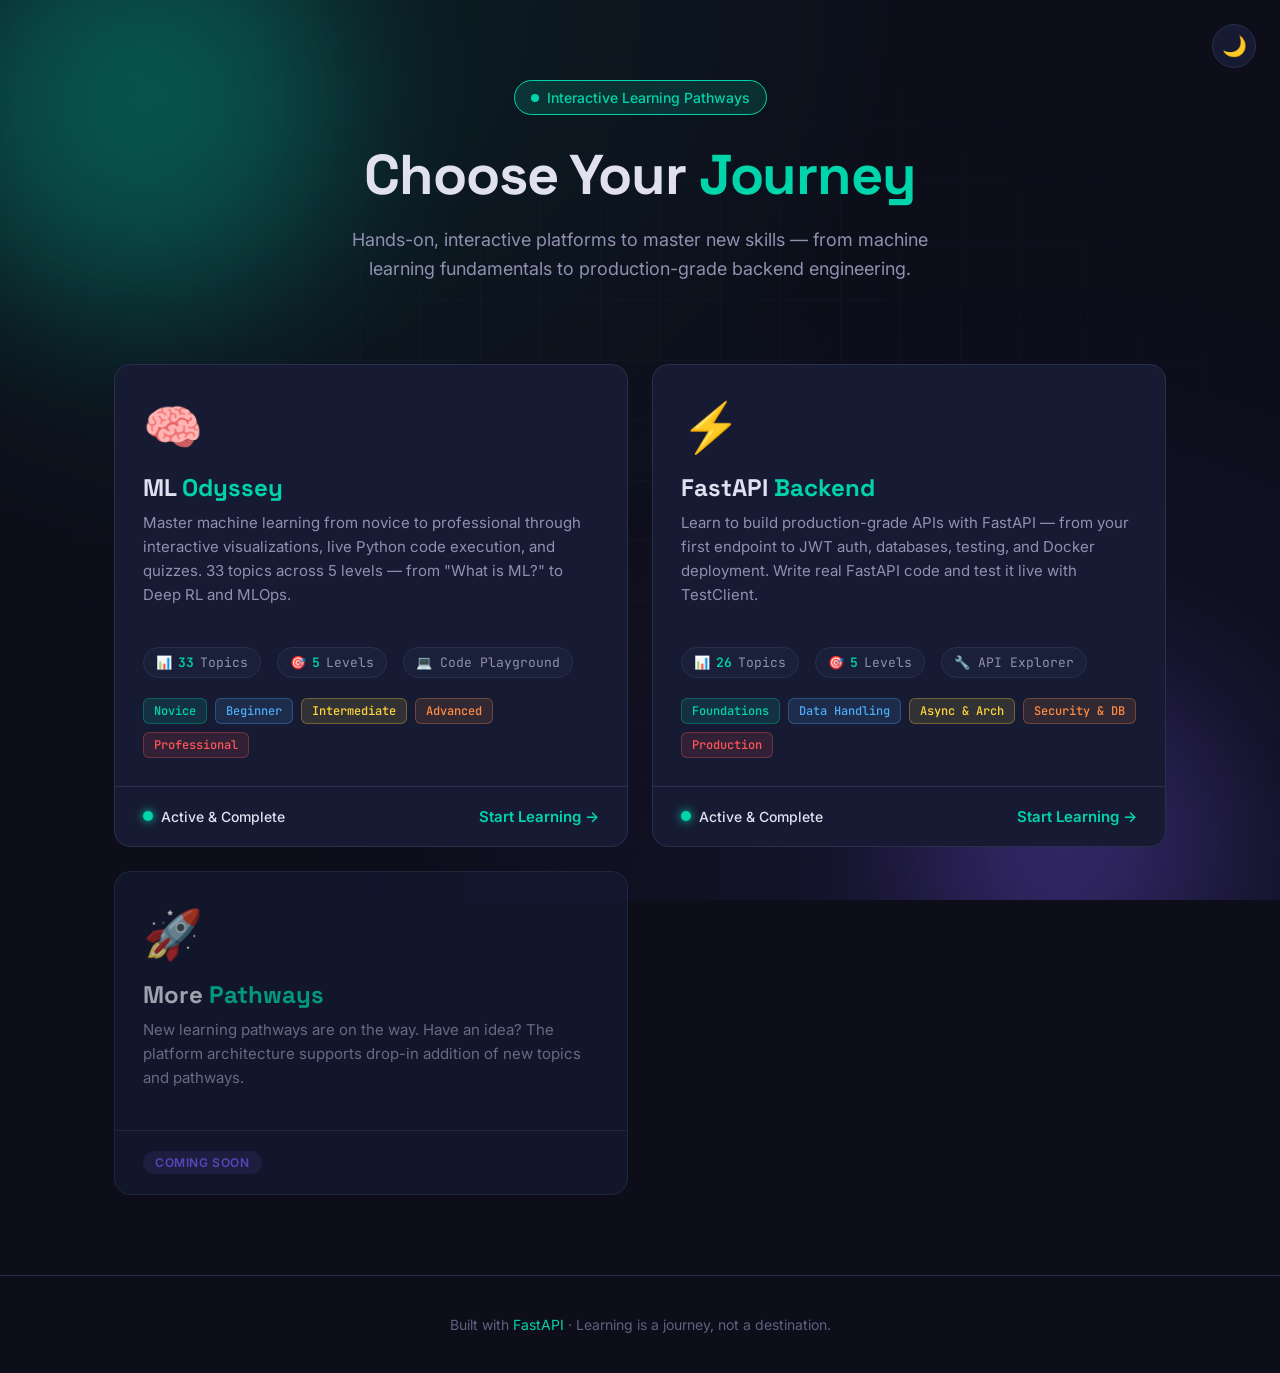
<file: index.html>
<!DOCTYPE html>
<html lang="en" data-theme="dark">
<head>
    <meta charset="UTF-8">
    <meta name="viewport" content="width=device-width, initial-scale=1.0">
    <meta name="description" content="Learning Pathways — Interactive platforms for mastering ML, FastAPI, and beyond.">
    <title>Learning Pathways — Choose Your Journey</title>
    <link rel="preconnect" href="https://fonts.googleapis.com">
    <link rel="preconnect" href="https://fonts.gstatic.com" crossorigin>
    <link href="https://fonts.googleapis.com/css2?family=Space+Grotesk:wght@400;500;600;700&family=Inter:wght@300;400;500;600;700&family=JetBrains+Mono:wght@400;500;600&display=swap" rel="stylesheet">
    <style>
        /* Design system (shared with ML Odyssey & FastAPI platforms) */
        :root, [data-theme="dark"] {
            --bg-base: #0d0e1a;
            --bg-surface: #161b33;
            --bg-surface-hover: #1e2540;
            --bg-elevated: #1a1f3a;
            --border-color: #2a2f4a;
            --border-light: #353b5e;
            --primary: #00d4aa;
            --primary-hover: #00f0c0;
            --primary-dim: rgba(0, 212, 170, 0.15);
            --secondary: #7c5cff;
            --secondary-hover: #9174ff;
            --secondary-dim: rgba(124, 92, 255, 0.15);
            --text-primary: #e0e0f0;
            --text-secondary: #9090b0;
            --text-muted: #606080;
            --font-body: 'Inter', -apple-system, BlinkMacSystemFont, sans-serif;
            --font-heading: 'Space Grotesk', sans-serif;
            --font-code: 'JetBrains Mono', monospace;
            --radius-card: 16px;
            --radius-button: 8px;
            --shadow-md: 0 8px 24px rgba(0, 0, 0, 0.4);
            --shadow-lg: 0 16px 48px rgba(0, 0, 0, 0.5);
        }

        [data-theme="light"] {
            --bg-base: #f8fafc;
            --bg-surface: #ffffff;
            --bg-surface-hover: #f1f5f9;
            --bg-elevated: #ffffff;
            --border-color: #e2e8f0;
            --border-light: #cbd5e1;
            --primary: #0284c7;
            --primary-hover: #0369a1;
            --primary-dim: rgba(2, 132, 199, 0.12);
            --secondary: #6366f1;
            --secondary-hover: #4f46e5;
            --secondary-dim: rgba(99, 102, 241, 0.12);
            --text-primary: #0f172a;
            --text-secondary: #475569;
            --text-muted: #94a3b8;
            --shadow-md: 0 8px 24px rgba(0, 0, 0, 0.08);
            --shadow-lg: 0 16px 48px rgba(0, 0, 0, 0.12);
        }

        * { margin: 0; padding: 0; box-sizing: border-box; }

        body {
            background: var(--bg-base);
            color: var(--text-primary);
            font-family: var(--font-body);
            min-height: 100vh;
            overflow-x: hidden;
        }

        /* Animated background */
        .bg-animation {
            position: fixed; inset: 0; z-index: -1; overflow: hidden;
        }
        .bg-gradient {
            position: absolute; inset: 0;
            background: radial-gradient(ellipse at 20% 0%, var(--primary-dim) 0%, transparent 50%),
                        radial-gradient(ellipse at 80% 100%, var(--secondary-dim) 0%, transparent 50%);
            opacity: 0.6;
        }
        .bg-grid {
            position: absolute; inset: 0;
            background-image:
                linear-gradient(var(--border-color) 1px, transparent 1px),
                linear-gradient(90deg, var(--border-color) 1px, transparent 1px);
            background-size: 60px 60px;
            opacity: 0.15;
            mask-image: radial-gradient(ellipse at center, black 30%, transparent 70%);
        }
        .orb {
            position: absolute;
            border-radius: 50%;
            filter: blur(80px);
            opacity: 0.3;
        }
        .orb-1 { width: 400px; height: 400px; background: var(--primary); top: -10%; left: -5%; animation: float 20s ease-in-out infinite; }
        .orb-2 { width: 300px; height: 300px; background: var(--secondary); bottom: -10%; right: 5%; animation: float 25s ease-in-out infinite reverse; }
        @keyframes float {
            0%, 100% { transform: translate(0, 0); }
            33% { transform: translate(30px, -30px); }
            66% { transform: translate(-20px, 20px); }
        }

        /* Header */
        header {
            text-align: center;
            padding: 80px 24px 40px;
        }
        .hero-badge {
            display: inline-flex;
            align-items: center;
            gap: 8px;
            padding: 8px 16px;
            background: var(--primary-dim);
            border: 1px solid var(--primary);
            border-radius: 999px;
            font-size: 14px;
            color: var(--primary);
            font-weight: 500;
            margin-bottom: 24px;
        }
        .hero-badge .pulse-dot {
            width: 8px; height: 8px;
            background: var(--primary);
            border-radius: 50%;
            animation: pulse 2s ease-in-out infinite;
        }
        @keyframes pulse {
            0%, 100% { opacity: 1; }
            50% { opacity: 0.3; }
        }
        h1 {
            font-family: var(--font-heading);
            font-size: clamp(36px, 5vw, 56px);
            font-weight: 700;
            letter-spacing: -0.02em;
            margin-bottom: 16px;
        }
        h1 .accent { color: var(--primary); }
        .subtitle {
            font-size: 18px;
            color: var(--text-secondary);
            max-width: 600px;
            margin: 0 auto;
            line-height: 1.6;
        }

        /* Pathway grid */
        .pathways-grid {
            display: grid;
            grid-template-columns: repeat(auto-fit, minmax(340px, 1fr));
            gap: 24px;
            max-width: 1100px;
            margin: 0 auto;
            padding: 40px 24px 80px;
        }

        .pathway-card {
            background: var(--bg-surface);
            border: 1px solid var(--border-color);
            border-radius: var(--radius-card);
            overflow: hidden;
            transition: transform 0.3s ease, box-shadow 0.3s ease, border-color 0.3s ease;
            text-decoration: none;
            color: inherit;
            position: relative;
            display: flex;
            flex-direction: column;
        }
        .pathway-card:hover {
            transform: translateY(-6px);
            box-shadow: var(--shadow-lg);
            border-color: var(--primary);
        }
        .pathway-card::before {
            content: '';
            position: absolute; top: 0; left: 0; right: 0;
            height: 4px;
            background: linear-gradient(90deg, var(--primary), var(--secondary));
            opacity: 0;
            transition: opacity 0.3s ease;
        }
        .pathway-card:hover::before { opacity: 1; }

        .pathway-banner {
            padding: 32px 28px 20px;
            position: relative;
        }
        .pathway-icon {
            font-size: 48px;
            margin-bottom: 16px;
            display: block;
        }
        .pathway-title {
            font-family: var(--font-heading);
            font-size: 24px;
            font-weight: 700;
            margin-bottom: 8px;
        }
        .pathway-title .accent { color: var(--primary); }
        .pathway-desc {
            font-size: 15px;
            color: var(--text-secondary);
            line-height: 1.6;
            margin-bottom: 20px;
        }

        .pathway-stats {
            display: flex;
            gap: 16px;
            padding: 0 28px 20px;
            flex-wrap: wrap;
        }
        .stat-chip {
            display: flex;
            align-items: center;
            gap: 6px;
            padding: 6px 12px;
            background: var(--bg-elevated);
            border: 1px solid var(--border-color);
            border-radius: 999px;
            font-size: 13px;
            color: var(--text-secondary);
            font-family: var(--font-code);
        }
        .stat-chip .stat-value { color: var(--primary); font-weight: 600; }

        .pathway-levels {
            padding: 0 28px 28px;
            display: flex;
            gap: 8px;
            flex-wrap: wrap;
        }
        .level-tag {
            font-size: 12px;
            padding: 4px 10px;
            border-radius: 6px;
            font-family: var(--font-code);
            font-weight: 500;
        }

        /* Level tag colors */
        .level-tag.novice { background: rgba(0, 212, 170, 0.12); color: #00d4aa; border: 1px solid rgba(0, 212, 170, 0.3); }
        .level-tag.beginner { background: rgba(77, 171, 247, 0.12); color: #4dabf7; border: 1px solid rgba(77, 171, 247, 0.3); }
        .level-tag.intermediate { background: rgba(255, 212, 59, 0.12); color: #ffd43b; border: 1px solid rgba(255, 212, 59, 0.3); }
        .level-tag.advanced { background: rgba(255, 140, 66, 0.12); color: #ff8c42; border: 1px solid rgba(255, 140, 66, 0.3); }
        .level-tag.professional { background: rgba(255, 87, 87, 0.12); color: #ff5757; border: 1px solid rgba(255, 87, 87, 0.3); }

        .pathway-footer {
            margin-top: auto;
            padding: 20px 28px;
            border-top: 1px solid var(--border-color);
            display: flex;
            align-items: center;
            justify-content: space-between;
        }
        .pathway-status {
            display: flex;
            align-items: center;
            gap: 8px;
            font-size: 14px;
            font-weight: 500;
        }
        .status-dot {
            width: 10px; height: 10px;
            border-radius: 50%;
        }
        .status-dot.active { background: var(--primary); box-shadow: 0 0 8px var(--primary); }
        .status-dot.inactive { background: var(--text-muted); }
        .status-dot.in-development { background: #ffd43b; box-shadow: 0 0 8px rgba(255, 212, 59, 0.5); }

        .pathway-link {
            font-size: 15px;
            font-weight: 600;
            color: var(--primary);
            display: flex;
            align-items: center;
            gap: 6px;
            transition: gap 0.2s ease;
        }
        .pathway-card:hover .pathway-link { gap: 12px; }

        /* Coming soon card */
        .pathway-card.coming-soon {
            opacity: 0.7;
            cursor: default;
        }
        .pathway-card.coming-soon:hover {
            transform: none;
            border-color: var(--border-color);
            box-shadow: var(--shadow-md);
        }
        .coming-soon-badge {
            display: inline-block;
            padding: 4px 12px;
            background: var(--secondary-dim);
            color: var(--secondary);
            border-radius: 999px;
            font-size: 12px;
            font-weight: 600;
            text-transform: uppercase;
            letter-spacing: 0.05em;
        }

        /* Footer */
        footer {
            text-align: center;
            padding: 40px 24px;
            color: var(--text-muted);
            font-size: 14px;
            border-top: 1px solid var(--border-color);
        }
        footer a { color: var(--primary); text-decoration: none; }

        /* Theme toggle */
        .theme-toggle {
            position: fixed;
            top: 24px; right: 24px;
            width: 44px; height: 44px;
            border-radius: 50%;
            background: var(--bg-surface);
            border: 1px solid var(--border-color);
            cursor: pointer;
            font-size: 20px;
            display: flex;
            align-items: center;
            justify-content: center;
            transition: all 0.2s ease;
            z-index: 100;
        }
        .theme-toggle:hover { border-color: var(--primary); box-shadow: 0 0 12px var(--primary-dim); }

        @media (max-width: 600px) {
            header { padding: 60px 16px 20px; }
            h1 { font-size: 32px; }
            .pathways-grid { padding: 20px 16px 60px; }
        }
    </style>
</head>
<body>
    <div class="bg-animation">
        <div class="bg-gradient"></div>
        <div class="bg-grid"></div>
        <div class="orb orb-1"></div>
        <div class="orb orb-2"></div>
    </div>

    <button class="theme-toggle" id="theme-toggle" title="Toggle theme">
        <span id="theme-icon">🌙</span>
    </button>

    <header>
        <div class="hero-badge">
            <span class="pulse-dot"></span>
            Interactive Learning Pathways
        </div>
        <h1>Choose Your <span class="accent">Journey</span></h1>
        <p class="subtitle">
            Hands-on, interactive platforms to master new skills — from machine learning
            fundamentals to production-grade backend engineering.
        </p>
    </header>

    <div class="pathways-grid">
        <!-- ML Odyssey -->
        <a href="http://localhost:8000" class="pathway-card">
            <div class="pathway-banner">
                <span class="pathway-icon">🧠</span>
                <div class="pathway-title">ML <span class="accent">Odyssey</span></div>
                <p class="pathway-desc">
                    Master machine learning from novice to professional through interactive
                    visualizations, live Python code execution, and quizzes. 33 topics across
                    5 levels — from "What is ML?" to Deep RL and MLOps.
                </p>
            </div>
            <div class="pathway-stats">
                <span class="stat-chip">📊 <span class="stat-value">33</span> Topics</span>
                <span class="stat-chip">🎯 <span class="stat-value">5</span> Levels</span>
                <span class="stat-chip">💻 Code Playground</span>
            </div>
            <div class="pathway-levels">
                <span class="level-tag novice">Novice</span>
                <span class="level-tag beginner">Beginner</span>
                <span class="level-tag intermediate">Intermediate</span>
                <span class="level-tag advanced">Advanced</span>
                <span class="level-tag professional">Professional</span>
            </div>
            <div class="pathway-footer">
                <div class="pathway-status">
                    <span class="status-dot active"></span>
                    Active & Complete
                </div>
                <span class="pathway-link">Start Learning →</span>
            </div>
        </a>

        <!-- FastAPI Backend -->
        <a href="http://localhost:8001" class="pathway-card">
            <div class="pathway-banner">
                <span class="pathway-icon">⚡</span>
                <div class="pathway-title">FastAPI <span class="accent">Backend</span></div>
                <p class="pathway-desc">
                    Learn to build production-grade APIs with FastAPI — from your first endpoint
                    to JWT auth, databases, testing, and Docker deployment. Write real FastAPI
                    code and test it live with TestClient.
                </p>
            </div>
            <div class="pathway-stats">
                <span class="stat-chip">📊 <span class="stat-value">26</span> Topics</span>
                <span class="stat-chip">🎯 <span class="stat-value">5</span> Levels</span>
                <span class="stat-chip">🔧 API Explorer</span>
            </div>
            <div class="pathway-levels">
                <span class="level-tag novice">Foundations</span>
                <span class="level-tag beginner">Data Handling</span>
                <span class="level-tag intermediate">Async & Arch</span>
                <span class="level-tag advanced">Security & DB</span>
                <span class="level-tag professional">Production</span>
            </div>
            <div class="pathway-footer">
                <div class="pathway-status">
                    <span class="status-dot active"></span>
                    Active & Complete
                </div>
                <span class="pathway-link">Start Learning →</span>
            </div>
        </a>

        <!-- Coming Soon Placeholder -->
        <div class="pathway-card coming-soon">
            <div class="pathway-banner">
                <span class="pathway-icon">🚀</span>
                <div class="pathway-title">More <span class="accent">Pathways</span></div>
                <p class="pathway-desc">
                    New learning pathways are on the way. Have an idea? The platform architecture
                    supports drop-in addition of new topics and pathways.
                </p>
            </div>
            <div class="pathway-footer">
                <div class="pathway-status">
                    <span class="coming-soon-badge">Coming Soon</span>
                </div>
            </div>
        </div>
    </div>

    <footer>
        Built with <a href="https://fastapi.tiangolo.com" target="_blank" rel="noopener">FastAPI</a> ·
        Learning is a journey, not a destination.
    </footer>

    <script>
        // Theme toggle
        (function() {
            var savedTheme = localStorage.getItem('learning_pathway_theme') || 'dark';
            document.documentElement.setAttribute('data-theme', savedTheme);
            updateIcon(savedTheme);

            document.getElementById('theme-toggle').addEventListener('click', function() {
                var current = document.documentElement.getAttribute('data-theme');
                var next = current === 'dark' ? 'light' : 'dark';
                document.documentElement.setAttribute('data-theme', next);
                localStorage.setItem('learning_pathway_theme', next);
                updateIcon(next);
            });

            function updateIcon(theme) {
                document.getElementById('theme-icon').textContent = theme === 'dark' ? '🌙' : '☀️';
            }
        })();
    </script>
</body>
</html>
</file>
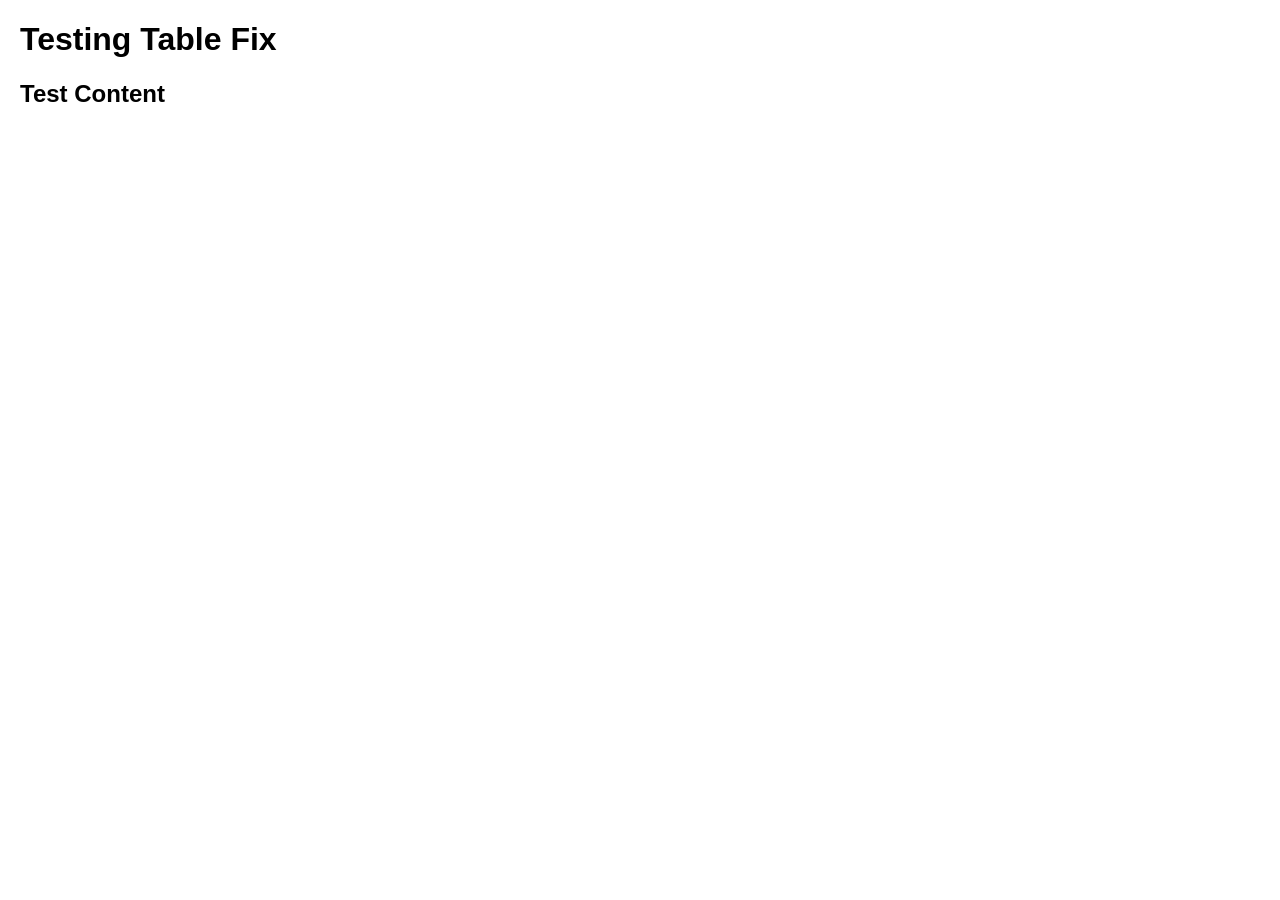
<file: verify-fix.html>
<!DOCTYPE html>
<html>
<head>
    <title>Test Table Fix</title>
    <style>
        body { font-family: Arial, sans-serif; margin: 20px; }
        .md-table-wrap { margin: 20px 0; }
        .md-table { border-collapse: collapse; width: 100%; }
        .md-table th, .md-table td { border: 1px solid #ddd; padding: 8px; text-align: left; }
        .md-table th { background-color: #f2f2f2; }
    </style>
</head>
<body>
    <h1>Testing Table Fix</h1>
    
    <h2>Test Content</h2>
    <div id="test-content"></div>
    
    <script>
        // Copy the fixed parseMarkdown function here
        function escapeHtml(text) {
            var div = document.createElement('div');
            div.textContent = text || '';
            return div.innerHTML;
        }
        
        function formatInline(text) {
            return text.replace(/\*\*(.+?)\*\*/g, '<strong>$1</strong>');
        }
        
        function parseTable(lines) {
            // Extract header cells from line 0.
            var headerCells = splitTableRow(lines[0]);
            // Skip line 1 (separator row).
            // Extract body rows from line 2 onward.
            var bodyRows = [];
            for (var i = 2; i < lines.length; i++) {
                var cells = splitTableRow(lines[i]);
                if (cells.length > 0) {
                    bodyRows.push(cells);
                }
            }
            
            var html = '<div class="md-table-wrap"><table class="md-table">';
            
            // Header row.
            html += '<thead><tr>';
            headerCells.forEach(function (cell) {
                html += '<th>' + formatInline(escapeHtml(cell.trim())) + '</th>';
            });
            html += '</tr></thead>';
            
            // Body rows.
            if (bodyRows.length > 0) {
                html += '<tbody>';
                bodyRows.forEach(function (row) {
                    html += '<tr>';
                    row.forEach(function (cell) {
                        html += '<td>' + formatInline(escapeHtml(cell.trim())) + '</td>';
                    });
                    html += '</tr>';
                });
                html += '</tbody>';
            }
            
            html += '</table></div>';
            return html;
        }
        
        function splitTableRow(line) {
            var trimmed = line.trim();
            // Remove leading/trailing pipes.
            if (trimmed.charAt(0) === '|') trimmed = trimmed.substring(1);
            if (trimmed.charAt(trimmed.length - 1) === '|') trimmed = trimmed.substring(0, trimmed.length - 1);
            // Split by pipe, respecting escaped pipes (\\|).
            return trimmed.split(/(?<!\\\\)\\\|/);
        }
        
        // The fixed parseMarkdown function
        function parseMarkdown(content) {
            if (!content) return '';
            
            // Split into blocks by double newlines (paragraph breaks).
            var blocks = content.split(/\n\n+/);
            var html = [];
            
            blocks.forEach(function (block) {
                block = block.trim();
                if (!block) return;
                
                var lines = block.split('\n');
                
                // Detect markdown table: first line has | separators, second line
                // is a separator row (|---|---|), remaining lines are data rows.
                var isTable = lines.length >= 2 &&
                    /\|/.test(lines[0]) &&
                    /^\s*\|?[\s:-]*-{3,}[\s:-|]*\|?\s*$/test(lines[1]);
                
                if (isTable) {
                    html.push(parseTable(lines));
                    return;
                }
                
                // Handle case where table is preceded by text in the same block
                // (e.g., "**Training data:**\\n| ... |")
                if (lines.length >= 4) {
                    // Look for table pattern in lines 1-3 (skip the first line)
                    for (var i = 1; i <= 3 && i < lines.length - 1; i++) {
                        var isTableAtPos = lines.length >= i + 2 &&
                            /\|/.test(lines[i]) &&
                            /^\s*\|?[\s:-]*-{3,}[\s:-|]*\|?\s*$/test(lines[i + 1]);
                        
                        if (isTableAtPos) {
                            // We found a table starting at line i
                            // Parse the table
                            var tableLines = lines.slice(i);
                            html.push(parseTable(tableLines));
                            
                            // Check if there's remaining text before the table
                            var remainingLines = [];
                            for (var j = 0; j < i; j++) {
                                if (lines[j].trim() !== '') {
                                    remainingLines.push(lines[j]);
                                }
                            }
                            
                            // If there's remaining text, add it as a paragraph
                            if (remainingLines.length > 0) {
                                var para = remainingLines.map(function(l) {
                                    return formatInline(escapeHtml(l));
                                }).join('<br>');
                                html.push('<p>' + para + '</p>');
                            }
                            return;
                        }
                    }
                }
                
                // Detect unordered list (- or * prefix).
                var isUL = lines.every(function (l) {
                    return l.trim() === '' || /^\s*[-*]\s+/.test(l);
                }) && lines.some(function (l) {
                    return /^\s*[-*]\s+/.test(l);
                });
                
                // Detect ordered list (1. 2. etc.).
                var isOL = lines.every(function (l) {
                    return l.trim() === '' || /^\s*\d+\.\s+/.test(l);
                }) && lines.some(function (l) {
                    return /^\s*\d+\.\s+/.test(l);
                });
                
                if (isUL) {
                    var items = lines.filter(function (l) {
                        return l.trim() !== '';
                    }).map(function (l) {
                        var text = l.replace(/^\s*[-*]\s+/, '');
                        return '<li>' + formatInline(text) + '</li>';
                    });
                    html.push('<ul>' + items.join('') + '</ul>');
                } else if (isOL) {
                    var olItems = lines.filter(function (l) {
                        return l.trim() !== '';
                    }).map(function (l) {
                        var text = l.replace(/^\s*\d+\.\s+/, '');
                        return '<li>' + formatInline(text) + '</li>';
                    });
                    html.push('<ol>' + olItems.join('') + '</ol>');
                } else {
                    // Regular paragraph — join lines with <br> for soft breaks.
                    var para = lines.map(function (l) {
                        return formatInline(escapeHtml(l));
                    }).join('<br>');
                    html.push('<p>' + para + '</p>');
                }
            });
            
            return html.join('');
        }
        
        // Test with the Supervised Learning Example content
        const testContent = '**Training data:**\n| Square Feet | Bedrooms | Price |\n|---|---|---|\n| 1500 | 3 | $300,000 |\n| 2000 | 4 | $450,000 |\n| 1200 | 2 | $250,000 |\n\n**Prediction:** New house, 1800 sq ft, 3 beds → Model predicts: **$380,000**';
        
        document.getElementById('test-content').innerHTML = parseMarkdown(testContent);
        
        console.log('Parsed output:', parseMarkdown(testContent));
    </script>
</body>
</html>
</file>
